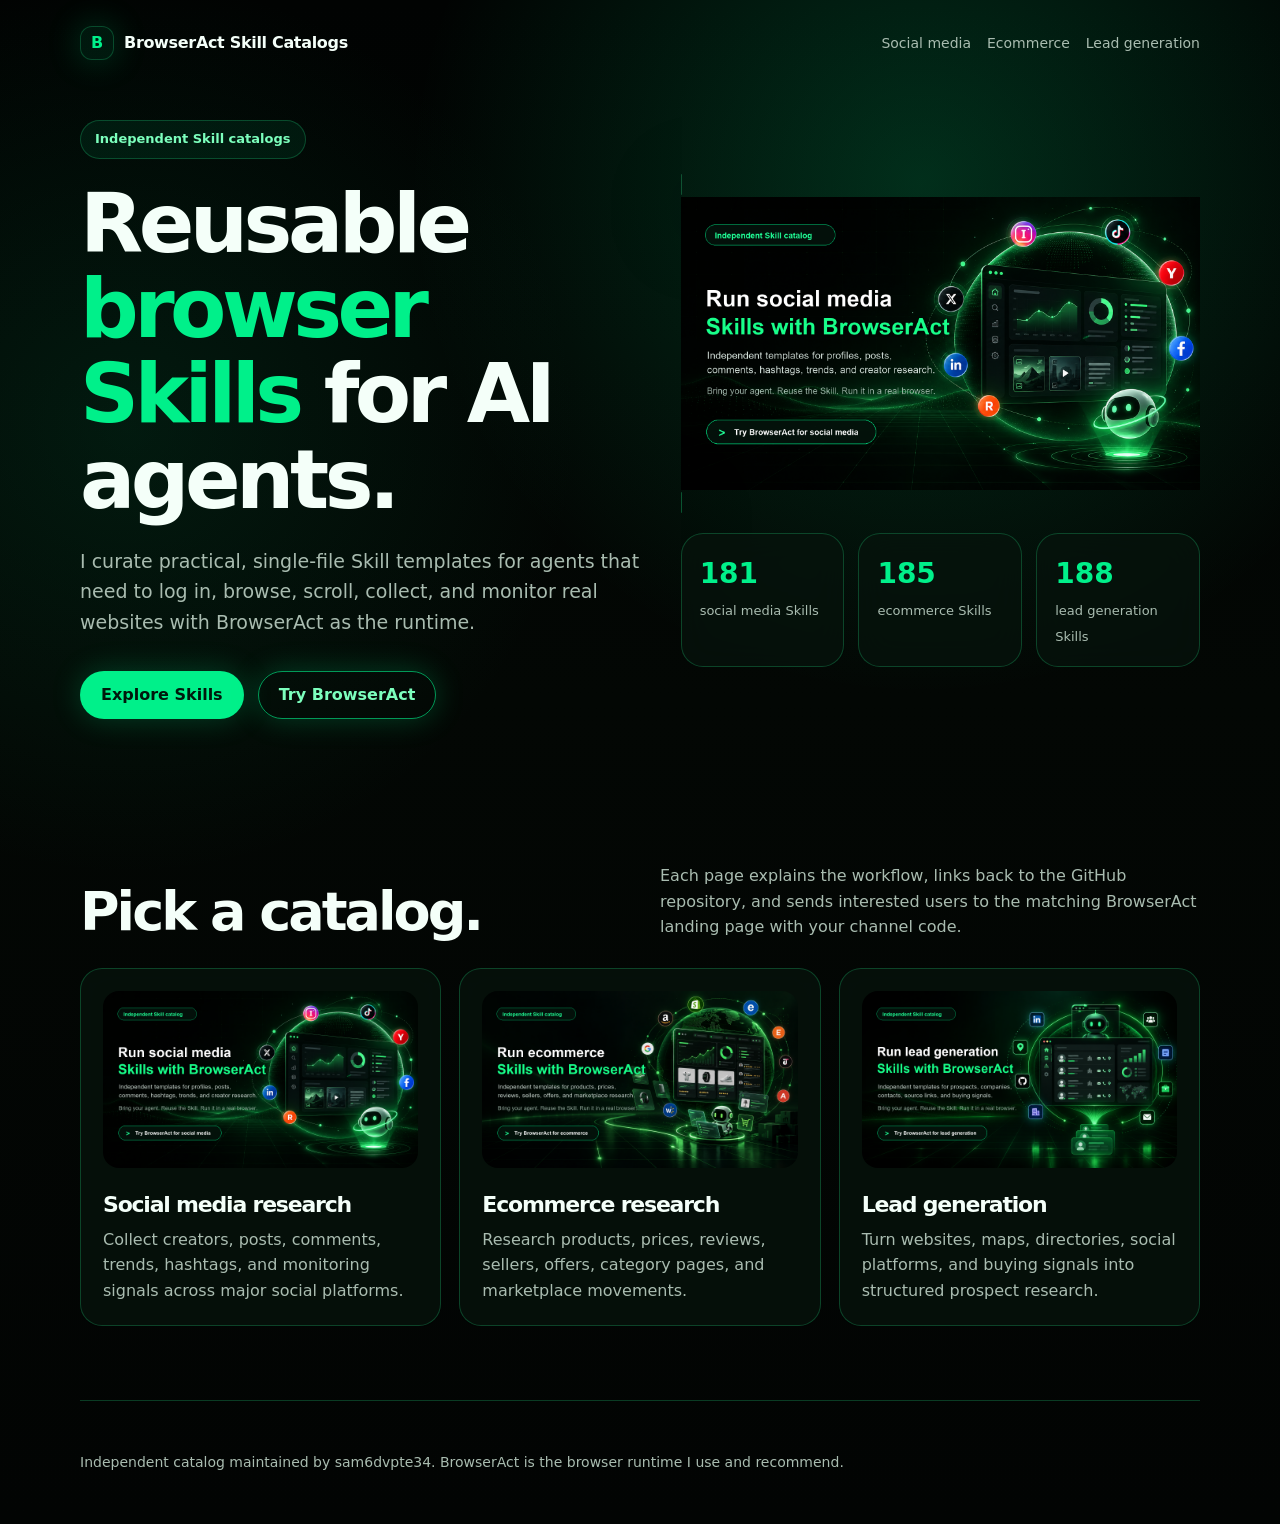
<file: index.html>
<!doctype html>
<html lang="en">
  <head>
    <meta charset="utf-8" />
    <meta name="viewport" content="width=device-width, initial-scale=1" />
    <title>BrowserAct Skill Catalogs</title>
    <meta name="description" content="Independent BrowserAct Skill catalogs for social media, ecommerce, and lead generation workflows." />
    <link rel="stylesheet" href="style.css" />
  </head>
  <body>
    <main class="page">
      <nav class="nav">
        <a class="brand" href="index.html"><span class="mark">B</span> BrowserAct Skill Catalogs</a>
        <div class="nav-links">
          <a href="social-media.html">Social media</a>
          <a href="ecommerce.html">Ecommerce</a>
          <a href="lead-generation.html">Lead generation</a>
        </div>
      </nav>

      <section class="hero">
        <div>
          <span class="eyebrow">Independent Skill catalogs</span>
          <h1>Reusable <span class="gradient">browser Skills</span> for AI agents.</h1>
          <p class="lead">I curate practical, single-file Skill templates for agents that need to log in, browse, scroll, collect, and monitor real websites with BrowserAct as the runtime.</p>
          <div class="actions">
            <a class="button" href="social-media.html">Explore Skills</a>
            <a class="button secondary" href="https://www.browseract.com/social-media/?co-from=social-media">Try BrowserAct</a>
          </div>
        </div>
        <div>
          <a class="hero-card" href="social-media.html">
            <img src="assets/browseract-social-media.png" alt="BrowserAct social media Skill catalog" />
          </a>
          <div class="stats">
            <div class="stat"><span class="number">181</span><span class="label">social media Skills</span></div>
            <div class="stat"><span class="number">185</span><span class="label">ecommerce Skills</span></div>
            <div class="stat"><span class="number">188</span><span class="label">lead generation Skills</span></div>
          </div>
        </div>
      </section>

      <section class="section">
        <div class="section-head">
          <h2>Pick a catalog.</h2>
          <p>Each page explains the workflow, links back to the GitHub repository, and sends interested users to the matching BrowserAct landing page with your channel code.</p>
        </div>
        <div class="grid">
          <a class="card" href="social-media.html">
            <img src="assets/browseract-social-media.png" alt="Social media Skill catalog" />
            <h3>Social media research</h3>
            <p>Collect creators, posts, comments, trends, hashtags, and monitoring signals across major social platforms.</p>
          </a>
          <a class="card" href="ecommerce.html">
            <img src="assets/browseract-ecommerce.png" alt="Ecommerce Skill catalog" />
            <h3>Ecommerce research</h3>
            <p>Research products, prices, reviews, sellers, offers, category pages, and marketplace movements.</p>
          </a>
          <a class="card" href="lead-generation.html">
            <img src="assets/browseract-lead-generation.png" alt="Lead generation Skill catalog" />
            <h3>Lead generation</h3>
            <p>Turn websites, maps, directories, social platforms, and buying signals into structured prospect research.</p>
          </a>
        </div>
      </section>

      <footer class="footer">
        Independent catalog maintained by sam6dvpte34. BrowserAct is the browser runtime I use and recommend.
      </footer>
    </main>
  </body>
</html>
</file>
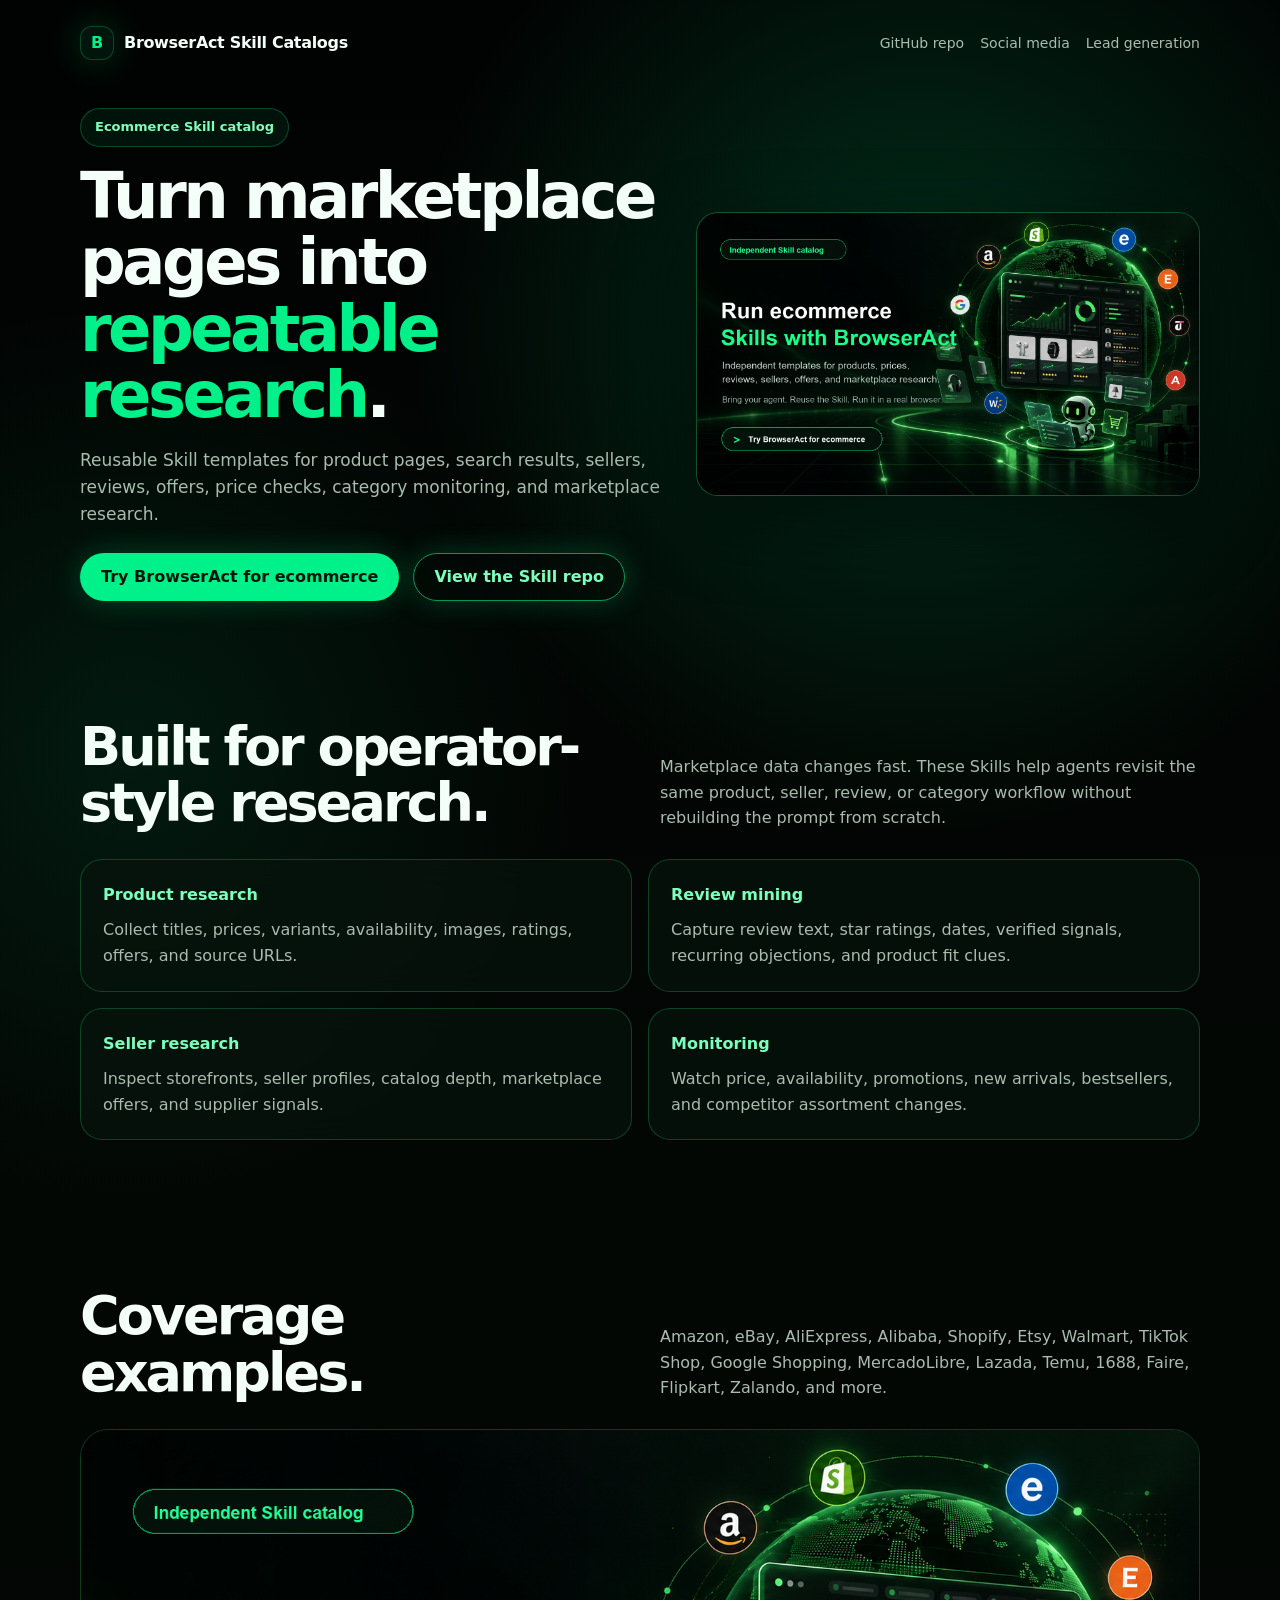
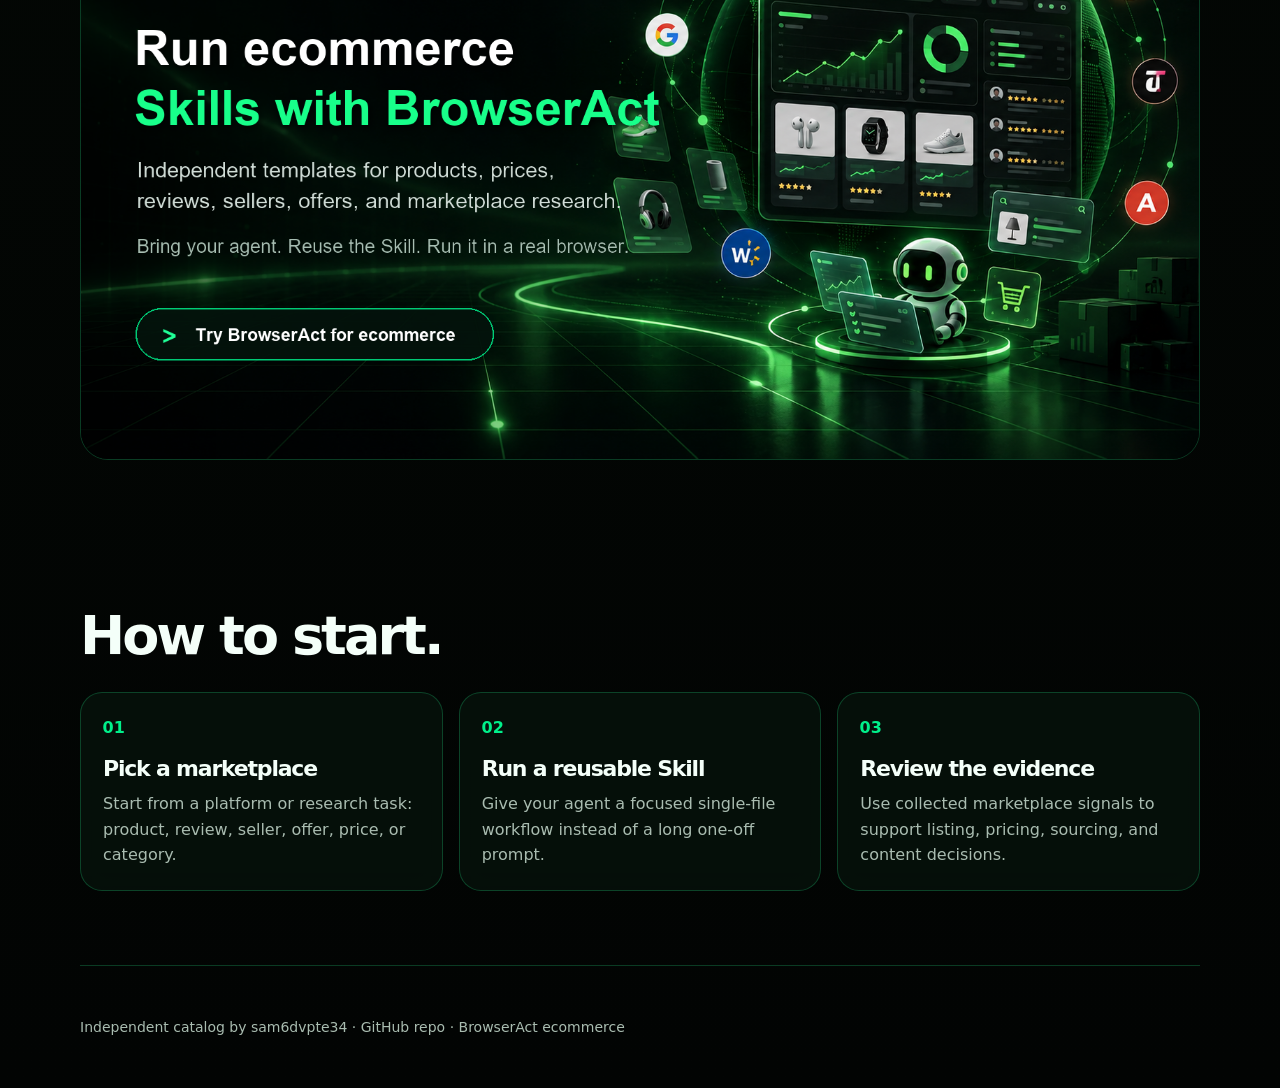
<file: ecommerce.html>
<!doctype html>
<html lang="en">
  <head>
    <meta charset="utf-8" />
    <meta name="viewport" content="width=device-width, initial-scale=1" />
    <title>BrowserAct Skills for Ecommerce Research</title>
    <meta name="description" content="Independent BrowserAct Skill catalog for ecommerce product, marketplace, seller, price, and review research." />
    <link rel="stylesheet" href="style.css" />
  </head>
  <body>
    <main class="page">
      <nav class="nav">
        <a class="brand" href="index.html"><span class="mark">B</span> BrowserAct Skill Catalogs</a>
        <div class="nav-links">
          <a href="https://github.com/sam6dvpte34/ecommerce-skill">GitHub repo</a>
          <a href="social-media.html">Social media</a>
          <a href="lead-generation.html">Lead generation</a>
        </div>
      </nav>

      <section class="hero scene-hero">
        <div>
          <span class="eyebrow">Ecommerce Skill catalog</span>
          <h1>Turn marketplace pages into <span class="gradient">repeatable research</span>.</h1>
          <p class="lead">Reusable Skill templates for product pages, search results, sellers, reviews, offers, price checks, category monitoring, and marketplace research.</p>
          <div class="actions">
            <a class="button" href="https://www.browseract.com/e-commerce/?co-from=ecommerce">Try BrowserAct for ecommerce</a>
            <a class="button secondary" href="https://github.com/sam6dvpte34/ecommerce-skill">View the Skill repo</a>
          </div>
        </div>
        <a class="hero-card" href="https://www.browseract.com/e-commerce/?co-from=ecommerce">
          <img src="assets/browseract-ecommerce.png" alt="BrowserAct ecommerce Skill catalog" />
        </a>
      </section>

      <section class="section">
        <div class="section-head">
          <h2>Built for operator-style research.</h2>
          <p>Marketplace data changes fast. These Skills help agents revisit the same product, seller, review, or category workflow without rebuilding the prompt from scratch.</p>
        </div>
        <div class="workflows">
          <div class="workflow"><strong>Product research</strong><p>Collect titles, prices, variants, availability, images, ratings, offers, and source URLs.</p></div>
          <div class="workflow"><strong>Review mining</strong><p>Capture review text, star ratings, dates, verified signals, recurring objections, and product fit clues.</p></div>
          <div class="workflow"><strong>Seller research</strong><p>Inspect storefronts, seller profiles, catalog depth, marketplace offers, and supplier signals.</p></div>
          <div class="workflow"><strong>Monitoring</strong><p>Watch price, availability, promotions, new arrivals, bestsellers, and competitor assortment changes.</p></div>
        </div>
      </section>

      <section class="section">
        <div class="section-head">
          <h2>Coverage examples.</h2>
          <p>Amazon, eBay, AliExpress, Alibaba, Shopify, Etsy, Walmart, TikTok Shop, Google Shopping, MercadoLibre, Lazada, Temu, 1688, Faire, Flipkart, Zalando, and more.</p>
        </div>
        <a class="banner" href="https://github.com/sam6dvpte34/ecommerce-skill"><img src="assets/browseract-ecommerce.png" alt="Ecommerce catalog banner" /></a>
      </section>

      <section class="section">
        <div class="section-head">
          <h2>How to start.</h2>
        </div>
        <div class="steps">
          <div class="step"><h3>Pick a marketplace</h3><p>Start from a platform or research task: product, review, seller, offer, price, or category.</p></div>
          <div class="step"><h3>Run a reusable Skill</h3><p>Give your agent a focused single-file workflow instead of a long one-off prompt.</p></div>
          <div class="step"><h3>Review the evidence</h3><p>Use collected marketplace signals to support listing, pricing, sourcing, and content decisions.</p></div>
        </div>
      </section>

      <footer class="footer">
        Independent catalog by sam6dvpte34 · <a href="https://github.com/sam6dvpte34/ecommerce-skill">GitHub repo</a> · <a href="https://www.browseract.com/e-commerce/?co-from=ecommerce">BrowserAct ecommerce</a>
      </footer>
    </main>
  </body>
</html>
</file>
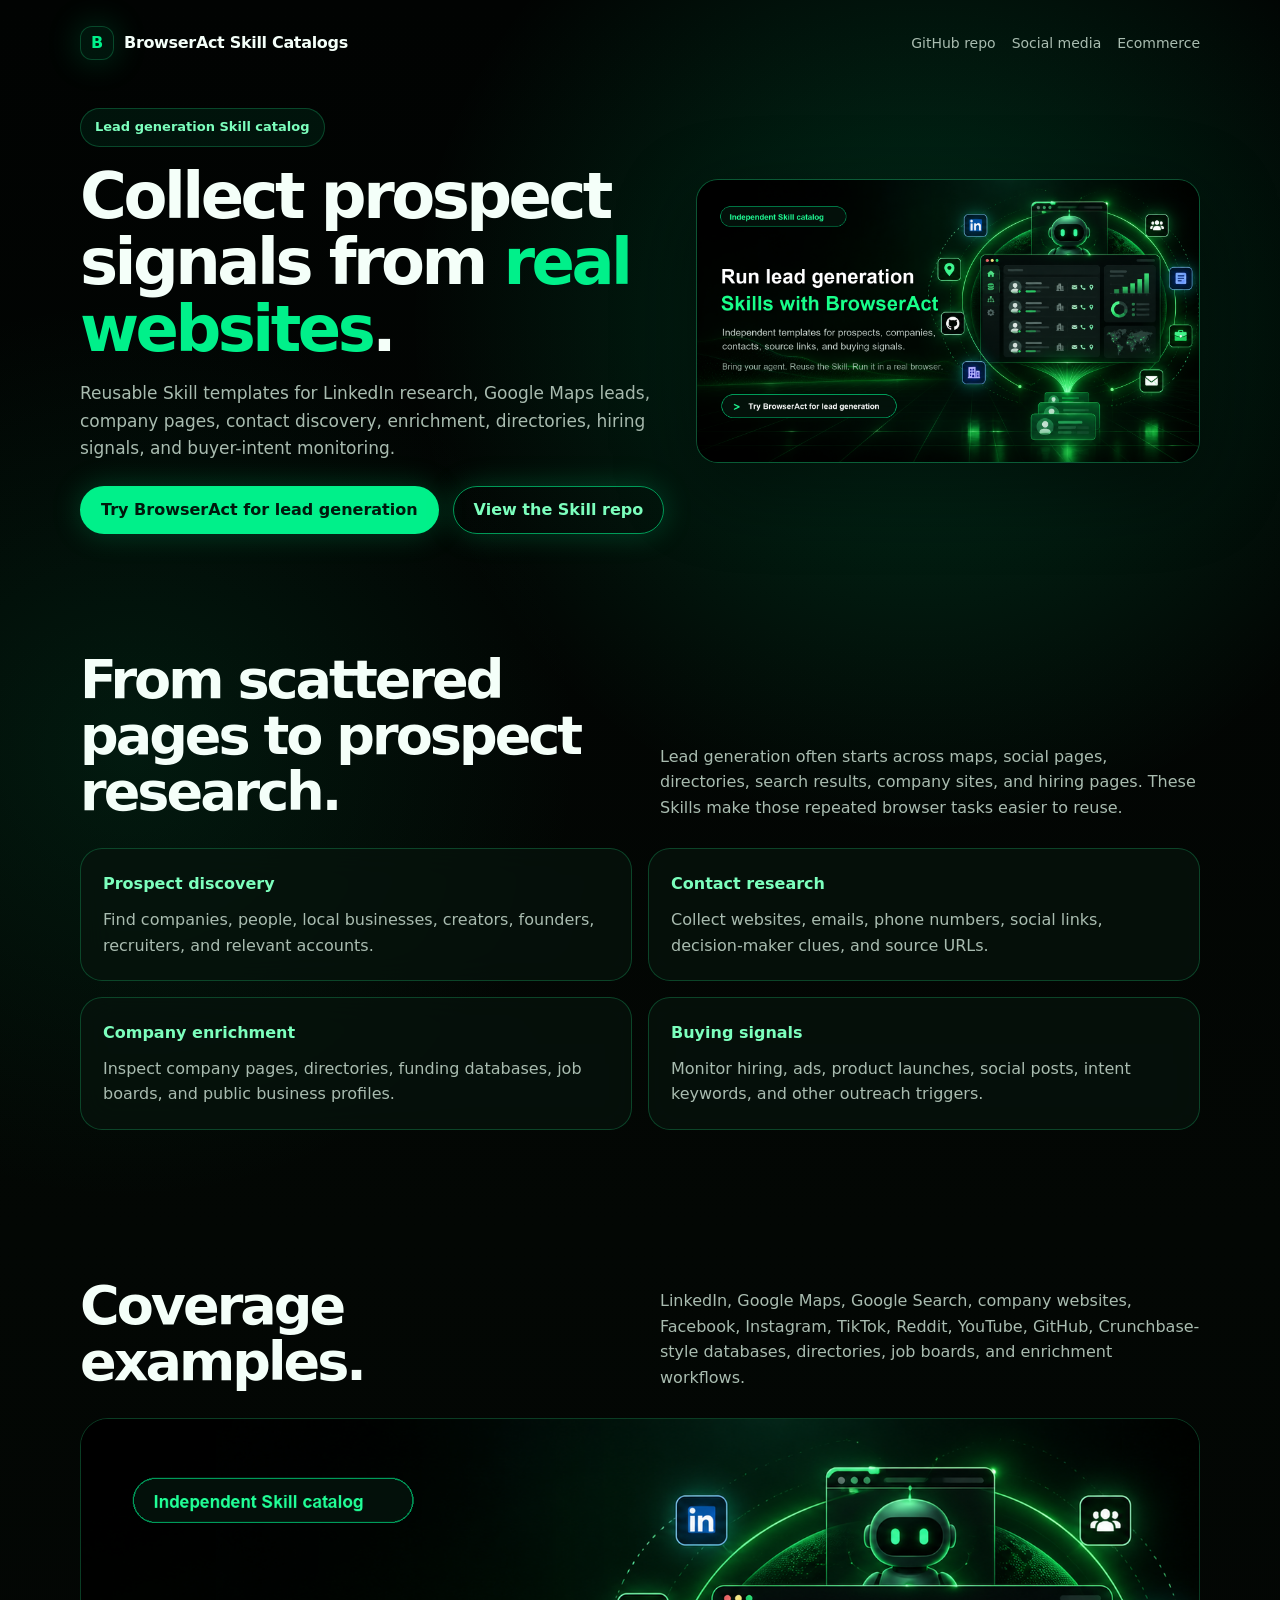
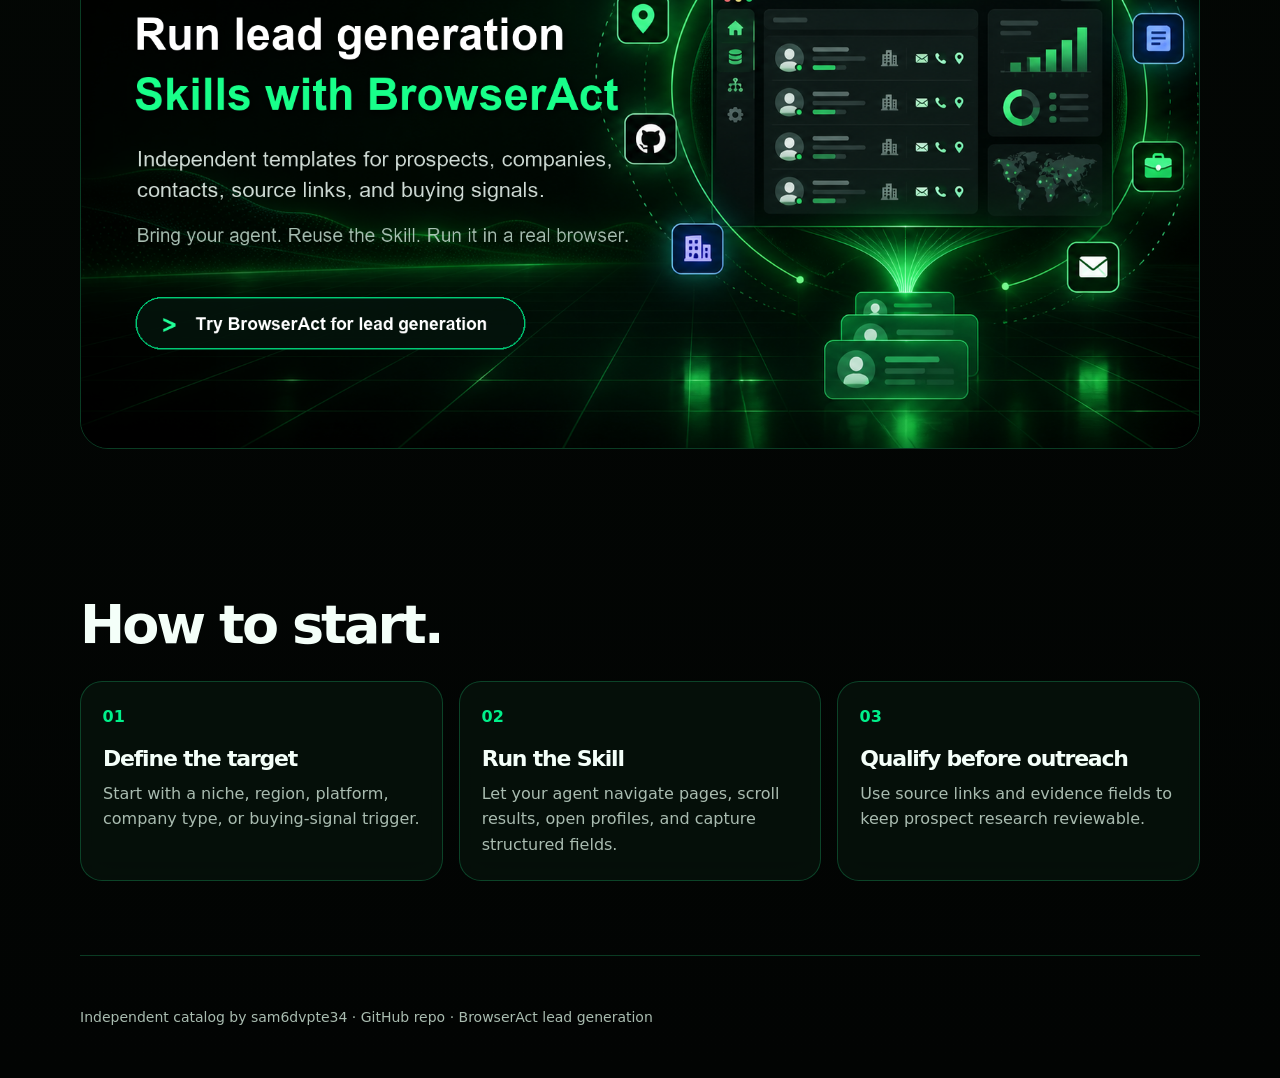
<file: lead-generation.html>
<!doctype html>
<html lang="en">
  <head>
    <meta charset="utf-8" />
    <meta name="viewport" content="width=device-width, initial-scale=1" />
    <title>BrowserAct Skills for Lead Generation</title>
    <meta name="description" content="Independent BrowserAct Skill catalog for prospect discovery, company research, contact enrichment, and buying-signal monitoring." />
    <link rel="stylesheet" href="style.css" />
  </head>
  <body>
    <main class="page">
      <nav class="nav">
        <a class="brand" href="index.html"><span class="mark">B</span> BrowserAct Skill Catalogs</a>
        <div class="nav-links">
          <a href="https://github.com/sam6dvpte34/lead-generation-skill">GitHub repo</a>
          <a href="social-media.html">Social media</a>
          <a href="ecommerce.html">Ecommerce</a>
        </div>
      </nav>

      <section class="hero scene-hero">
        <div>
          <span class="eyebrow">Lead generation Skill catalog</span>
          <h1>Collect prospect signals from <span class="gradient">real websites</span>.</h1>
          <p class="lead">Reusable Skill templates for LinkedIn research, Google Maps leads, company pages, contact discovery, enrichment, directories, hiring signals, and buyer-intent monitoring.</p>
          <div class="actions">
            <a class="button" href="https://www.browseract.com/lead-generation/?co-from=lead-generation">Try BrowserAct for lead generation</a>
            <a class="button secondary" href="https://github.com/sam6dvpte34/lead-generation-skill">View the Skill repo</a>
          </div>
        </div>
        <a class="hero-card" href="https://www.browseract.com/lead-generation/?co-from=lead-generation">
          <img src="assets/browseract-lead-generation.png" alt="BrowserAct lead generation Skill catalog" />
        </a>
      </section>

      <section class="section">
        <div class="section-head">
          <h2>From scattered pages to prospect research.</h2>
          <p>Lead generation often starts across maps, social pages, directories, search results, company sites, and hiring pages. These Skills make those repeated browser tasks easier to reuse.</p>
        </div>
        <div class="workflows">
          <div class="workflow"><strong>Prospect discovery</strong><p>Find companies, people, local businesses, creators, founders, recruiters, and relevant accounts.</p></div>
          <div class="workflow"><strong>Contact research</strong><p>Collect websites, emails, phone numbers, social links, decision-maker clues, and source URLs.</p></div>
          <div class="workflow"><strong>Company enrichment</strong><p>Inspect company pages, directories, funding databases, job boards, and public business profiles.</p></div>
          <div class="workflow"><strong>Buying signals</strong><p>Monitor hiring, ads, product launches, social posts, intent keywords, and other outreach triggers.</p></div>
        </div>
      </section>

      <section class="section">
        <div class="section-head">
          <h2>Coverage examples.</h2>
          <p>LinkedIn, Google Maps, Google Search, company websites, Facebook, Instagram, TikTok, Reddit, YouTube, GitHub, Crunchbase-style databases, directories, job boards, and enrichment workflows.</p>
        </div>
        <a class="banner" href="https://github.com/sam6dvpte34/lead-generation-skill"><img src="assets/browseract-lead-generation.png" alt="Lead generation catalog banner" /></a>
      </section>

      <section class="section">
        <div class="section-head">
          <h2>How to start.</h2>
        </div>
        <div class="steps">
          <div class="step"><h3>Define the target</h3><p>Start with a niche, region, platform, company type, or buying-signal trigger.</p></div>
          <div class="step"><h3>Run the Skill</h3><p>Let your agent navigate pages, scroll results, open profiles, and capture structured fields.</p></div>
          <div class="step"><h3>Qualify before outreach</h3><p>Use source links and evidence fields to keep prospect research reviewable.</p></div>
        </div>
      </section>

      <footer class="footer">
        Independent catalog by sam6dvpte34 · <a href="https://github.com/sam6dvpte34/lead-generation-skill">GitHub repo</a> · <a href="https://www.browseract.com/lead-generation/?co-from=lead-generation">BrowserAct lead generation</a>
      </footer>
    </main>
  </body>
</html>
</file>
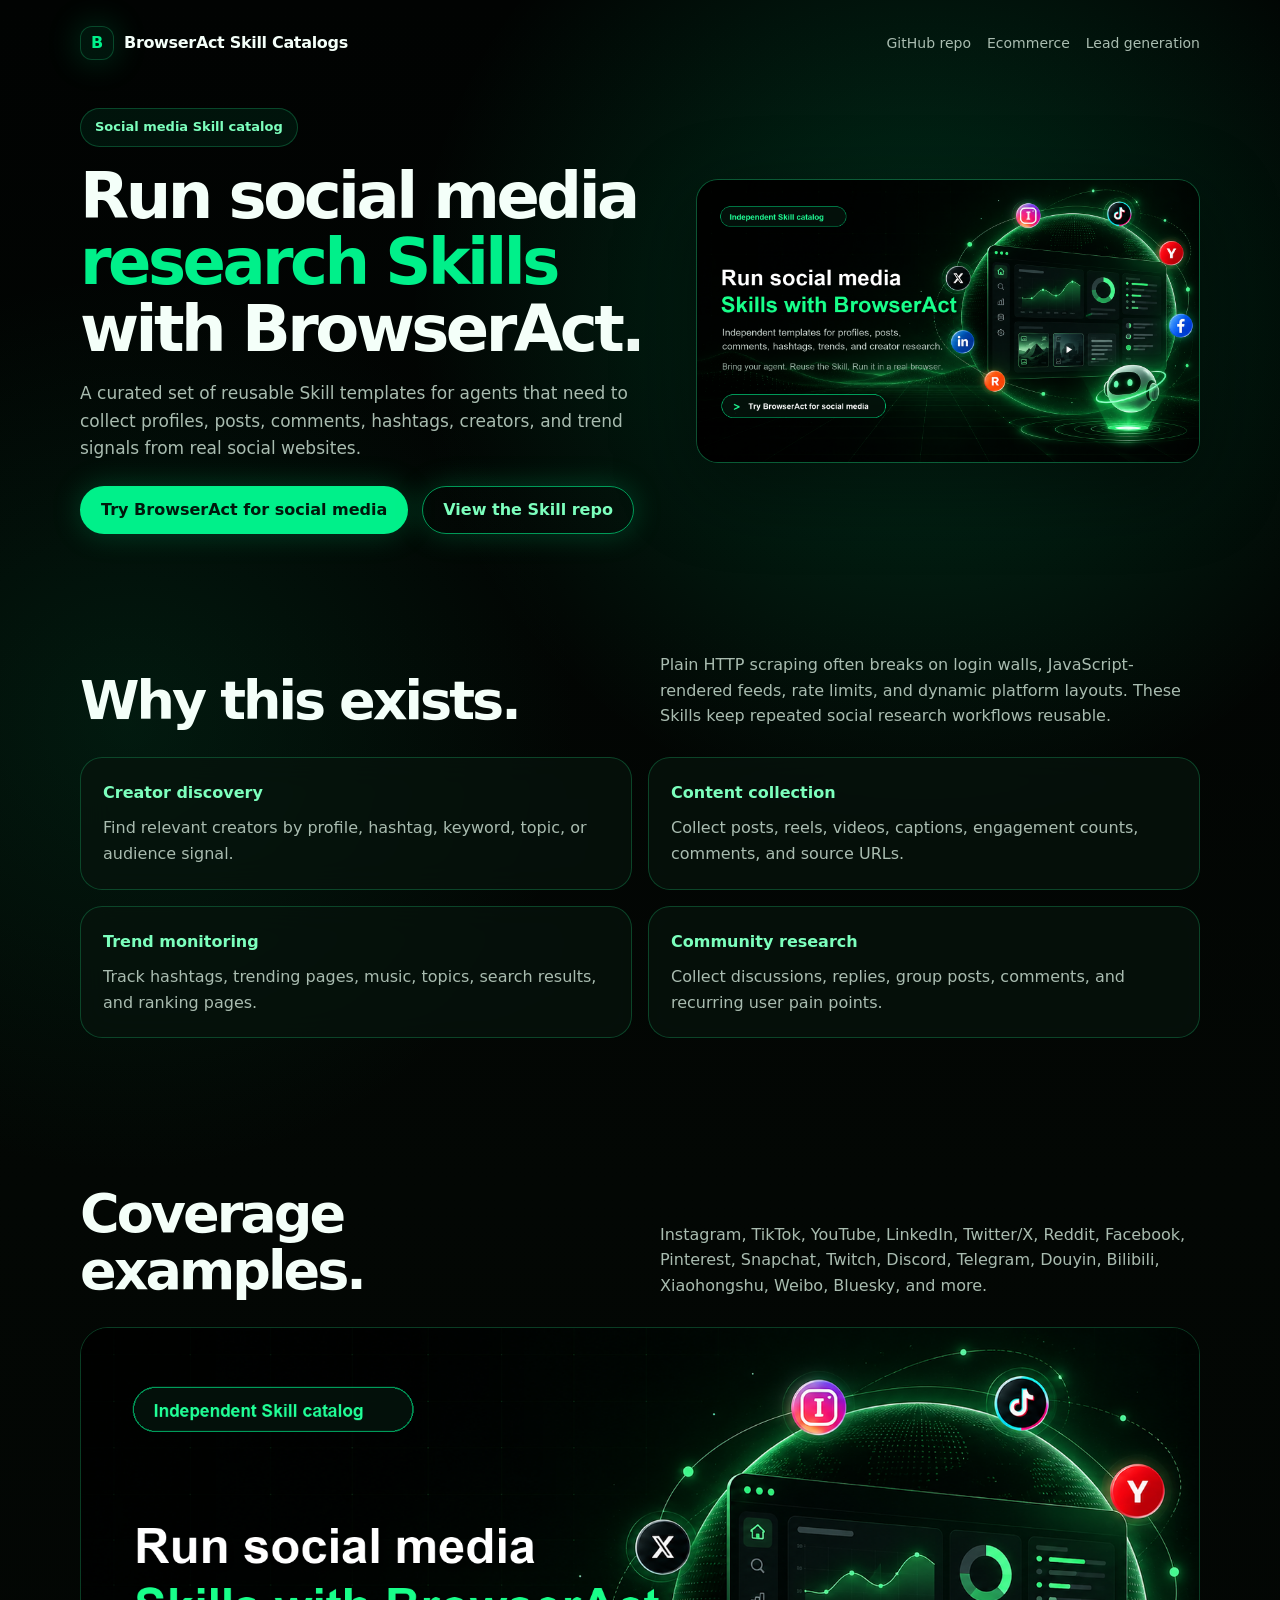
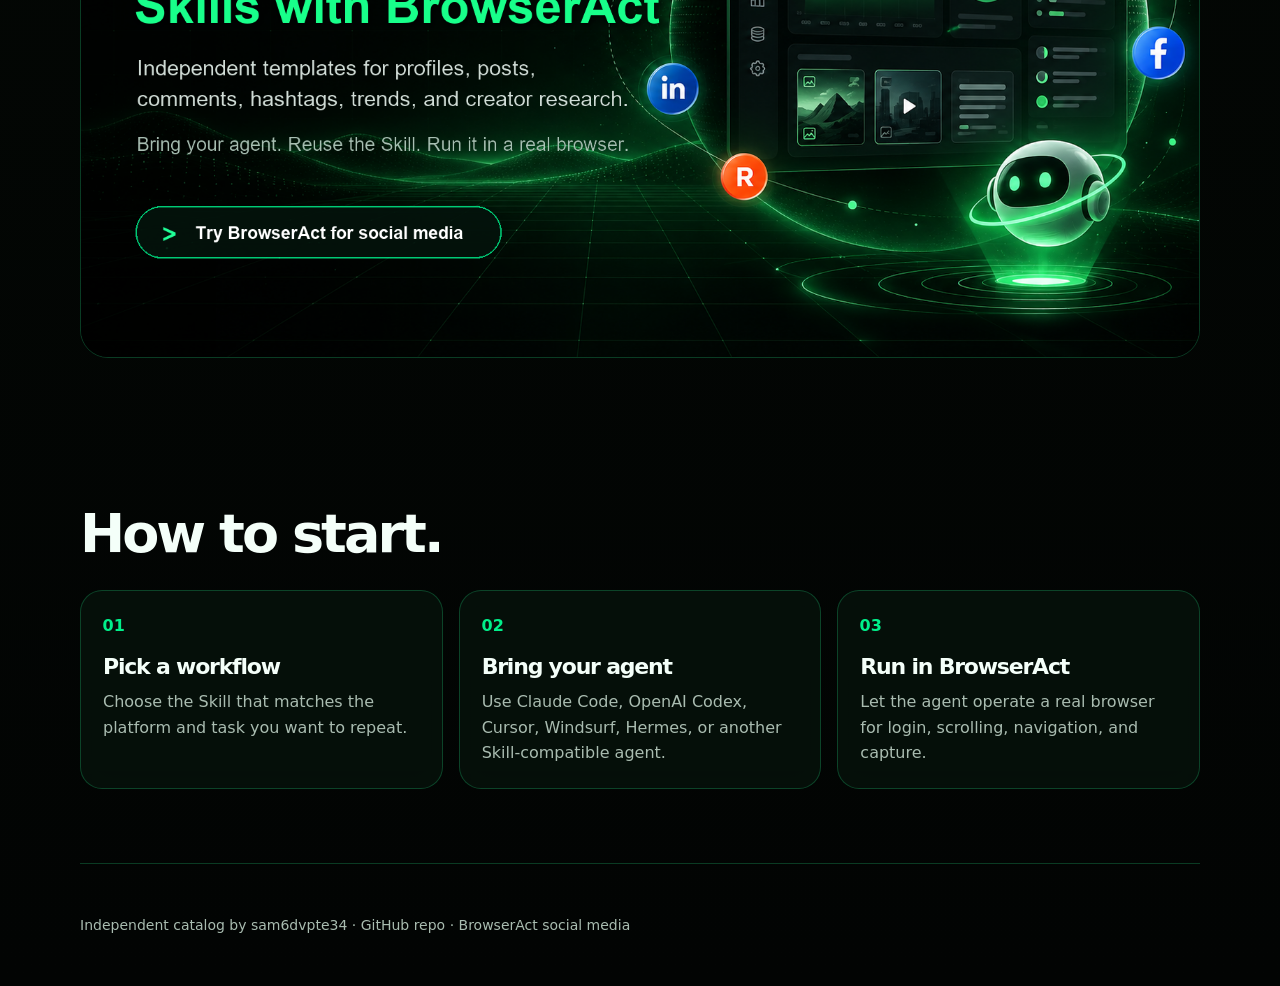
<file: social-media.html>
<!doctype html>
<html lang="en">
  <head>
    <meta charset="utf-8" />
    <meta name="viewport" content="width=device-width, initial-scale=1" />
    <title>BrowserAct Skills for Social Media Research</title>
    <meta name="description" content="Independent BrowserAct Skill catalog for social media research, content collection, and monitoring." />
    <link rel="stylesheet" href="style.css" />
  </head>
  <body>
    <main class="page">
      <nav class="nav">
        <a class="brand" href="index.html"><span class="mark">B</span> BrowserAct Skill Catalogs</a>
        <div class="nav-links">
          <a href="https://github.com/sam6dvpte34/social-media-skill">GitHub repo</a>
          <a href="ecommerce.html">Ecommerce</a>
          <a href="lead-generation.html">Lead generation</a>
        </div>
      </nav>

      <section class="hero scene-hero">
        <div>
          <span class="eyebrow">Social media Skill catalog</span>
          <h1>Run social media <span class="gradient">research Skills</span> with BrowserAct.</h1>
          <p class="lead">A curated set of reusable Skill templates for agents that need to collect profiles, posts, comments, hashtags, creators, and trend signals from real social websites.</p>
          <div class="actions">
            <a class="button" href="https://www.browseract.com/social-media/?co-from=social-media">Try BrowserAct for social media</a>
            <a class="button secondary" href="https://github.com/sam6dvpte34/social-media-skill">View the Skill repo</a>
          </div>
        </div>
        <a class="hero-card" href="https://www.browseract.com/social-media/?co-from=social-media">
          <img src="assets/browseract-social-media.png" alt="BrowserAct social media Skill catalog" />
        </a>
      </section>

      <section class="section">
        <div class="section-head">
          <h2>Why this exists.</h2>
          <p>Plain HTTP scraping often breaks on login walls, JavaScript-rendered feeds, rate limits, and dynamic platform layouts. These Skills keep repeated social research workflows reusable.</p>
        </div>
        <div class="workflows">
          <div class="workflow"><strong>Creator discovery</strong><p>Find relevant creators by profile, hashtag, keyword, topic, or audience signal.</p></div>
          <div class="workflow"><strong>Content collection</strong><p>Collect posts, reels, videos, captions, engagement counts, comments, and source URLs.</p></div>
          <div class="workflow"><strong>Trend monitoring</strong><p>Track hashtags, trending pages, music, topics, search results, and ranking pages.</p></div>
          <div class="workflow"><strong>Community research</strong><p>Collect discussions, replies, group posts, comments, and recurring user pain points.</p></div>
        </div>
      </section>

      <section class="section">
        <div class="section-head">
          <h2>Coverage examples.</h2>
          <p>Instagram, TikTok, YouTube, LinkedIn, Twitter/X, Reddit, Facebook, Pinterest, Snapchat, Twitch, Discord, Telegram, Douyin, Bilibili, Xiaohongshu, Weibo, Bluesky, and more.</p>
        </div>
        <a class="banner" href="https://github.com/sam6dvpte34/social-media-skill"><img src="assets/browseract-social-media.png" alt="Social media catalog banner" /></a>
      </section>

      <section class="section">
        <div class="section-head">
          <h2>How to start.</h2>
        </div>
        <div class="steps">
          <div class="step"><h3>Pick a workflow</h3><p>Choose the Skill that matches the platform and task you want to repeat.</p></div>
          <div class="step"><h3>Bring your agent</h3><p>Use Claude Code, OpenAI Codex, Cursor, Windsurf, Hermes, or another Skill-compatible agent.</p></div>
          <div class="step"><h3>Run in BrowserAct</h3><p>Let the agent operate a real browser for login, scrolling, navigation, and capture.</p></div>
        </div>
      </section>

      <footer class="footer">
        Independent catalog by sam6dvpte34 · <a href="https://github.com/sam6dvpte34/social-media-skill">GitHub repo</a> · <a href="https://www.browseract.com/social-media/?co-from=social-media">BrowserAct social media</a>
      </footer>
    </main>
  </body>
</html>
</file>
<file: style.css>
:root {
  color-scheme: dark;
  --bg: #030704;
  --panel: #07140d;
  --panel-2: #0a1d12;
  --text: #f4fff9;
  --muted: #a9bcb0;
  --line: rgba(40, 255, 150, 0.22);
  --green: #00f08a;
  --green-2: #7cffbd;
  --shadow: rgba(0, 240, 138, 0.22);
}

* {
  box-sizing: border-box;
}

html {
  scroll-behavior: smooth;
}

body {
  margin: 0;
  background:
    radial-gradient(circle at 72% 12%, rgba(0, 240, 138, 0.18), transparent 32rem),
    radial-gradient(circle at 10% 28%, rgba(0, 120, 70, 0.18), transparent 28rem),
    linear-gradient(180deg, #010302 0%, var(--bg) 46%, #020403 100%);
  color: var(--text);
  font-family: Inter, ui-sans-serif, system-ui, -apple-system, BlinkMacSystemFont, "Segoe UI", sans-serif;
  line-height: 1.6;
}

a {
  color: inherit;
  text-decoration: none;
}

.page {
  width: min(1120px, calc(100% - 40px));
  margin: 0 auto;
}

.nav {
  display: flex;
  align-items: center;
  justify-content: space-between;
  gap: 20px;
  padding: 26px 0;
}

.brand {
  display: inline-flex;
  align-items: center;
  gap: 10px;
  font-weight: 800;
  letter-spacing: -0.02em;
}

.mark {
  display: grid;
  place-items: center;
  width: 34px;
  height: 34px;
  border: 1px solid var(--line);
  border-radius: 12px;
  background: rgba(0, 240, 138, 0.08);
  color: var(--green);
  box-shadow: 0 0 34px var(--shadow);
}

.nav-links {
  display: flex;
  gap: 16px;
  color: var(--muted);
  font-size: 14px;
}

.nav-links a:hover {
  color: var(--green-2);
}

.hero {
  display: grid;
  grid-template-columns: 1.04fr 0.96fr;
  gap: 38px;
  align-items: center;
  min-height: 620px;
  padding: 34px 0 70px;
}

.scene-hero {
  grid-template-columns: 1fr 0.86fr;
  gap: 30px;
  min-height: auto;
  padding: 22px 0 44px;
}

.eyebrow {
  display: inline-flex;
  width: fit-content;
  align-items: center;
  gap: 8px;
  padding: 8px 14px;
  border: 1px solid var(--line);
  border-radius: 999px;
  background: rgba(0, 240, 138, 0.07);
  color: var(--green-2);
  font-size: 13px;
  font-weight: 700;
}

h1,
h2,
h3 {
  margin: 0;
  letter-spacing: -0.055em;
  line-height: 1.04;
}

h1 {
  margin-top: 22px;
  font-size: clamp(42px, 7vw, 82px);
}

.scene-hero h1 {
  margin-top: 16px;
  font-size: clamp(38px, 5.4vw, 64px);
}

h2 {
  font-size: clamp(32px, 4.3vw, 54px);
}

h3 {
  font-size: 22px;
}

.gradient {
  color: var(--green);
}

.lead {
  max-width: 660px;
  margin: 24px 0 0;
  color: var(--muted);
  font-size: 19px;
}

.scene-hero .lead {
  max-width: 620px;
  margin-top: 18px;
  font-size: 17px;
}

.actions {
  display: flex;
  flex-wrap: wrap;
  gap: 14px;
  margin-top: 34px;
}

.scene-hero .actions {
  margin-top: 24px;
}

.button {
  display: inline-flex;
  align-items: center;
  justify-content: center;
  min-height: 48px;
  padding: 0 20px;
  border: 1px solid rgba(0, 240, 138, 0.62);
  border-radius: 999px;
  background: var(--green);
  color: #00180c;
  font-weight: 800;
  box-shadow: 0 0 30px var(--shadow);
}

.button.secondary {
  background: transparent;
  color: var(--green-2);
}

.hero-card {
  position: relative;
  overflow: hidden;
  border: 1px solid var(--line);
  border-radius: 28px;
  background: linear-gradient(145deg, rgba(0, 240, 138, 0.09), rgba(255, 255, 255, 0.03));
  box-shadow: 0 24px 80px rgba(0, 0, 0, 0.46);
}

.hero-card img {
  display: block;
  width: 100%;
  aspect-ratio: 16 / 9;
  object-fit: cover;
}

.scene-hero .hero-card {
  border-radius: 22px;
}

.stats {
  display: grid;
  grid-template-columns: repeat(3, 1fr);
  gap: 14px;
  margin-top: 18px;
}

.stat,
.card,
.workflow,
.step,
.faq-item {
  border: 1px solid var(--line);
  border-radius: 22px;
  background: rgba(7, 20, 13, 0.72);
  backdrop-filter: blur(16px);
}

.stat {
  padding: 18px;
}

.number {
  display: block;
  color: var(--green);
  font-size: 28px;
  font-weight: 900;
}

.label {
  color: var(--muted);
  font-size: 13px;
}

.section {
  padding: 74px 0;
}

.section-head {
  display: flex;
  align-items: end;
  justify-content: space-between;
  gap: 24px;
  margin-bottom: 28px;
}

.section-head p {
  max-width: 540px;
  margin: 0;
  color: var(--muted);
}

.grid {
  display: grid;
  grid-template-columns: repeat(3, 1fr);
  gap: 18px;
}

.card {
  padding: 22px;
}

.card p,
.workflow p,
.step p,
.faq-item p {
  margin: 10px 0 0;
  color: var(--muted);
}

.card img {
  width: 100%;
  margin-bottom: 18px;
  border-radius: 16px;
}

.pill-list {
  display: flex;
  flex-wrap: wrap;
  gap: 8px;
  margin-top: 18px;
}

.pill {
  padding: 7px 10px;
  border: 1px solid var(--line);
  border-radius: 999px;
  color: var(--green-2);
  font-size: 12px;
}

.workflows {
  display: grid;
  grid-template-columns: repeat(2, 1fr);
  gap: 16px;
}

.workflow,
.step,
.faq-item {
  padding: 22px;
}

.workflow strong {
  color: var(--green-2);
}

.steps {
  display: grid;
  grid-template-columns: repeat(3, 1fr);
  gap: 16px;
  counter-reset: steps;
}

.step::before {
  counter-increment: steps;
  content: "0" counter(steps);
  display: inline-flex;
  margin-bottom: 18px;
  color: var(--green);
  font-weight: 900;
}

.banner {
  display: block;
  overflow: hidden;
  border: 1px solid var(--line);
  border-radius: 28px;
}

.banner img {
  display: block;
  width: 100%;
}

.faq {
  display: grid;
  grid-template-columns: repeat(2, 1fr);
  gap: 16px;
}

.footer {
  padding: 50px 0;
  border-top: 1px solid var(--line);
  color: var(--muted);
  font-size: 14px;
}

@media (max-width: 860px) {
  .nav {
    align-items: flex-start;
    flex-direction: column;
  }

  .hero,
  .grid,
  .workflows,
  .steps,
  .faq {
    grid-template-columns: 1fr;
  }

  .stats {
    grid-template-columns: 1fr;
  }

  .section-head {
    align-items: flex-start;
    flex-direction: column;
  }
}
</file>
